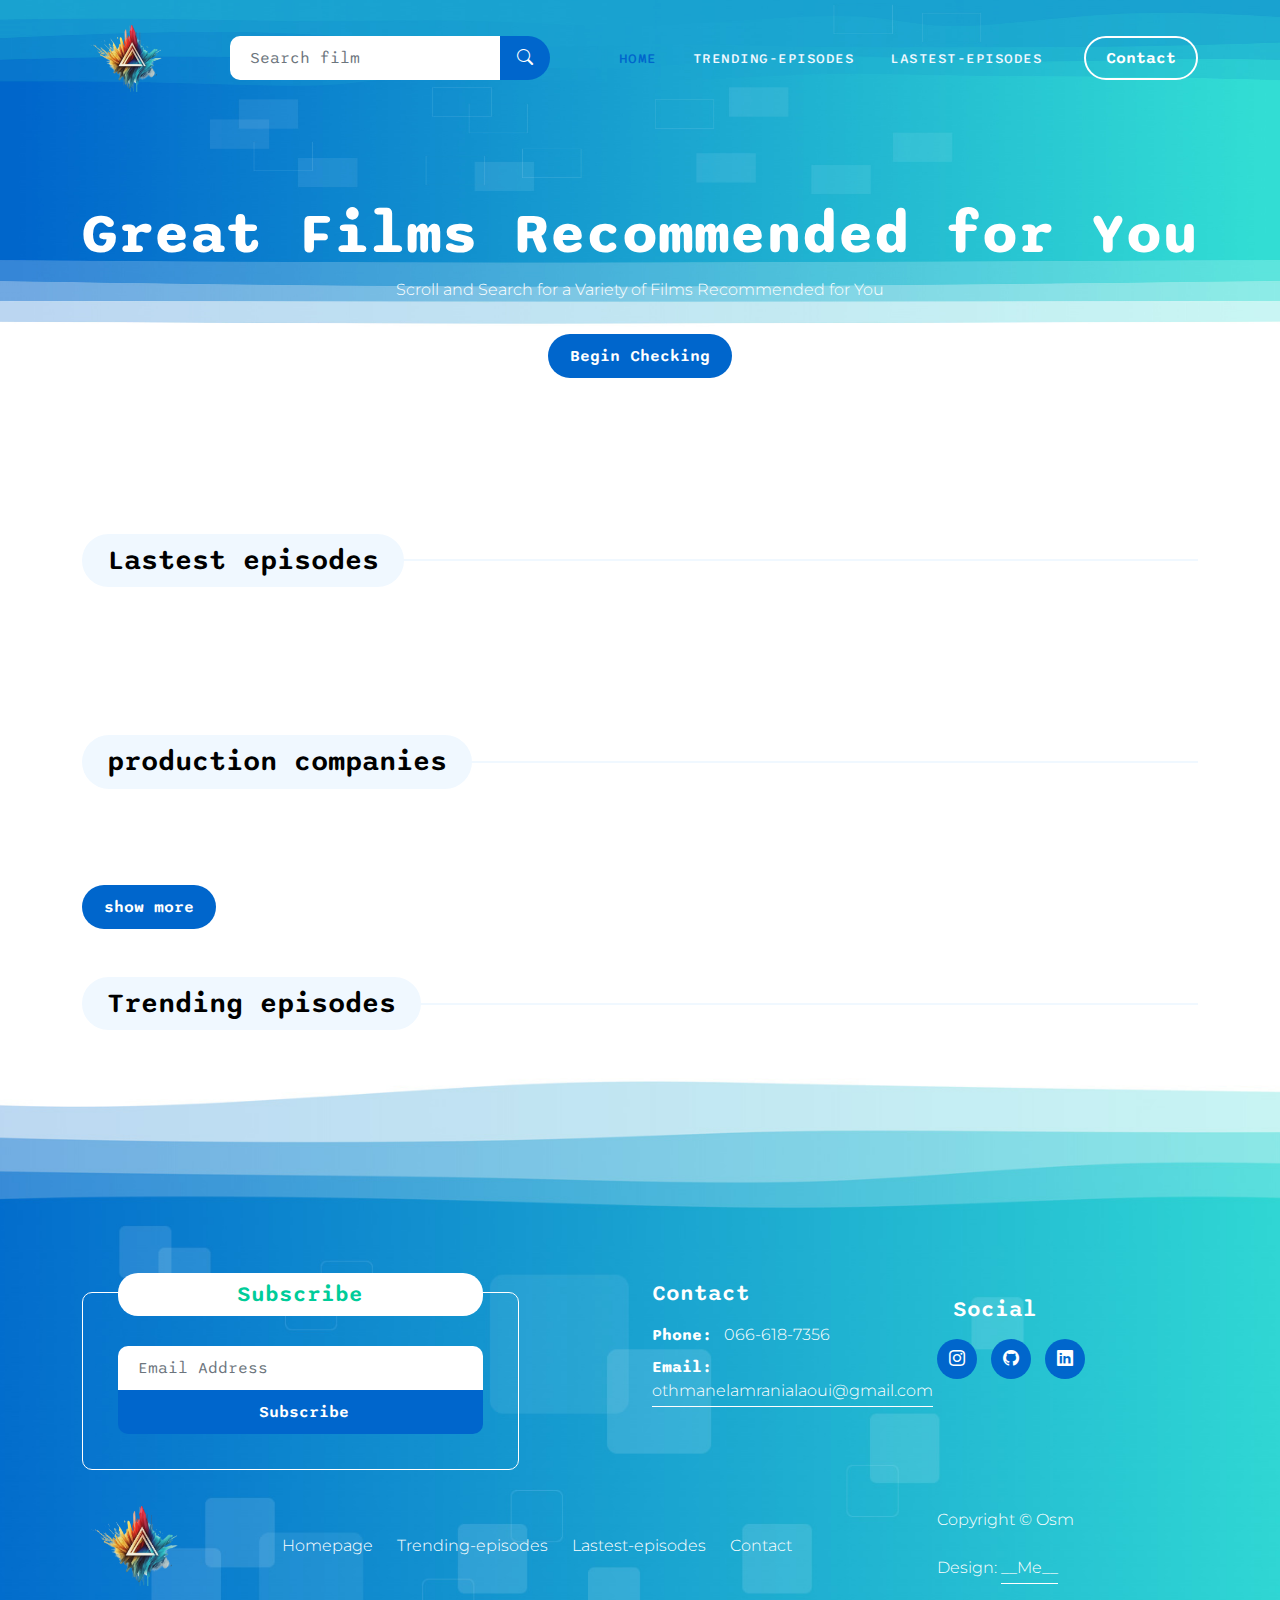
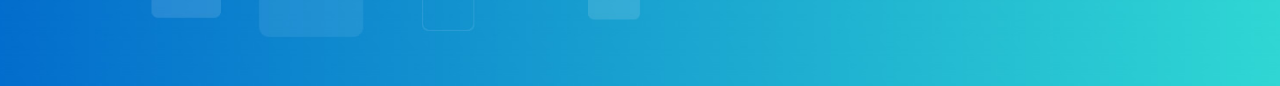
<file: film_proj/index.html>
<!doctype html>
<html lang="en">
    <head>
        <meta charset="utf-8">
        <meta name="viewport" content="width=device-width, initial-scale=1">

        <meta name="description" content="">
        <meta name="author" content="">

        <title>Films details</title>

        <!-- CSS FILES -->        
        <link rel="preconnect" href="https://fonts.googleapis.com">
        
        <link rel="preconnect" href="https://fonts.gstatic.com" crossorigin>

        <link href="https://fonts.googleapis.com/css2?family=Montserrat:wght@300;400&family=Sono:wght@200;300;400;500;700&display=swap" rel="stylesheet">
                        
        <link rel="stylesheet" href="css/bootstrap.min.css">

        <link rel="stylesheet" href="css/bootstrap-icons.css">

        <link rel="stylesheet" href="css/owl.carousel.min.css">
        
        <link rel="stylesheet" href="css/owl.theme.default.min.css">

        <link href="css/templatemo-pod-talk.css" rel="stylesheet">
        <link rel="icon" href="images/logo-film-brand-removebg.png">
        <link rel="stylesheet" href="https://cdnjs.cloudflare.com/ajax/libs/font-awesome/5.15.4/css/all.min.css" integrity="...">

        

    </head>
    
    <body>

        <main>
<!-- nav -->
            <nav class="navbar navbar-expand-lg">
                <div class="container">
                    <a class="navbar-brand me-lg-5 me-0" href="index.html">
                        <img src="images/logo-film-brand-removebg.png" class="logo-image img-fluid" alt="templatemo pod talk">
                    </a>

                    <form action="#" method="get" class="custom-form search-form flex-fill me-3" role="search">
                        <div class="input-group input-group-lg">    
                            <input name="search" type="search" class="form-control" id="search" placeholder="Search film" aria-label="Search">

                            <button type="submit" class="form-control" id="submit">
                                <i class="bi-search"></i>
                            </button>
                        </div>
                    </form>
    
                    <button class="navbar-toggler" type="button" data-bs-toggle="collapse" data-bs-target="#navbarNav" aria-controls="navbarNav" aria-expanded="false" aria-label="Toggle navigation">
                        <span class="navbar-toggler-icon"></span>
                </button>
    
                    <div class="collapse navbar-collapse" id="navbarNav">
                        <ul class="navbar-nav ms-lg-auto">
                            <li class="nav-item">
                                <a class="nav-link active" href="index.html">Home</a>
                            </li>

                            <li class="nav-item">
                                <a class="nav-link" href="Trending-episodes.html">Trending-episodes</a>
                            </li>
                            <li class="nav-item">
                                <a class="nav-link" href="Lastest-episodes.html">Lastest-episodes</a>
                            </li>
                        </ul>

                        <div class="ms-4">
                            <a  href="contact.html" class="btn custom-btn custom-border-btn smoothscroll">Contact</a>
                        </div>
                    </div>
                </div>
            </nav>
            



<!-- cersol -->
            <section class="hero-section">
                <div class="container">
                    <div class="row">

                        <div class="col-lg-12 col-12">
                            <div class="text-center mb-5 pb-2">
                                <h1 class="text-white">Great Films Recommended for You</h1>

                                <p class="text-white">Scroll and Search for a Variety of Films Recommended for You</p>

                                <a href="#section_2" class="btn custom-btn smoothscroll mt-3">Begin Checking</a>
                            </div>

                            <div class="owl-carousel owl-theme">

                            </div>
                        </div>

                    </div>
                </div>
            </section>



<!-- last Episodes -->
            <section class="latest-podcast-section section-padding pb-0" id="section_2">
                <div class="container">
                    <div class="row justify-content-center">

                        <div class="col-lg-12 col-12">
                            <div class="section-title-wrap mb-5">
                                <h4 class="section-title">Lastest episodes</h4>
                            </div>
                        </div>

                        
                        <div class="row justify-content-center  Lastest-episodes">
                        
                        </div>

                    </div>
                </div>
            </section>



<!-- companies -->
            <section class="topics-section section-padding pb-0" id="section_3">
                <div class="container">
                    <div class="row">

                        <div class="col-lg-12 col-12">
                            <div class="section-title-wrap mb-5">
                                <h4 class="section-title">production companies</h4>
                            </div>
                        </div>

                        <div class="row justify-content-center  production_companies">
                        <div class="m-5">
                            <a href="#" class="btn custom-btn" id="handelClick">
                                show more
                            </a>
                        </div>


                    </div>
                </div>
            </section>



<!-- Trending -->
            <section class="trending-podcast-section ">
                <div class="container">
                    <div class="row">

                        <div class="col-lg-12 col-12">
                            <div class="section-title-wrap mb-5">
                                <h4 class="section-title">Trending episodes</h4>
                            </div>
                        </div>

                        <div class="row justify-content-center m-3  Trending_episodes">
                                              
                    </div>
                </div>
            </section>
        </main>


        <footer class="site-footer">   
            <div class="container">
                <div class="row">

                    <div class="col-lg-6 col-12 mb-5 mb-lg-0">
                        <div class="subscribe-form-wrap">
                            <h6>Subscribe</h6>

                            <form class="custom-form subscribe-form" action="#" method="get" role="form">
                                <input type="email" name="subscribe-email" id="subscribe-email" pattern="[^ @]*@[^ @]*" class="form-control" placeholder="Email Address" required="">

                                <div class="col-lg-12 col-12">
                                    <button type="submit" class="form-control" id="submit">Subscribe</button>
                                </div>
                            </form>
                        </div>
                    </div>

                    <div class="col-lg-3 col-md-6 col-12 mb-4 mb-md-0 mb-lg-0">
                        <h6 class="site-footer-title mb-3">Contact</h6>

                        <p class="mb-2"><strong class="d-inline me-2">Phone:</strong> 066-618-7356</p>

                        <p>
                            <strong class="d-inline me-2">Email:</strong>
                            <a href="https://mail.google.com/mail/u/2">othmanelamranialaoui@gmail.com</a> 
                        </p>
                    </div>

                    <div class="col-lg-3 col-md-6 col-12">
                        <!-- <h6 class="site-footer-title mb-3">Download Mobile</h6> -->

                        <!-- <div class="site-footer-thumb mb-4 pb-2">
                            <div class="d-flex flex-wrap">
                                <a href="#">
                                    <img src="images/app-store.png" class="me-3 mb-2 mb-lg-0 img-fluid" alt="">
                                </a>

                                <a href="#">
                                    <img src="images/play-store.png" class="img-fluid" alt="">
                                </a>
                            </div>
                        </div> -->

                        <h6 class="site-footer-title m-3">Social</h6>

                        <ul class="social-icon">
                            <li class="social-icon-item">
                                <a href="https://instagram.com/othman__la?igshid=NzZlODBkYWE4Ng==" class="social-icon-link bi-instagram"></a>
                            </li>

                            <li class="social-icon-item">
                                <a href="https://github.com/LamranI-AL" class="social-icon-link bi-github"></a>
                            </li>

                            <li class="social-icon-item">
                                <a href="https://www.linkedin.com/in/othmane-lamrani-alaoui" class="social-icon-link bi-linkedin"></a>
                            </li>
                        </ul>
                    </div>

                </div>
            </div>

            <div class="container pt-5">
                <div class="row align-items-center">

                    <div class="col-lg-2 col-md-3 col-12">
                        <a class="navbar-brand" href="index.html">
                            <img src="images/logo-film-brand-removebg.png" class="logo-image img-fluid" alt="templatemo pod talk">
                        </a>
                    </div>

                    <div class="col-lg-7 col-md-9 col-12">
                        <ul class="site-footer-links">
                            <li class="site-footer-link-item">
                                <a href="index.html" class="site-footer-link">Homepage</a>
                            </li>

                            <li class="site-footer-link-item">
                                <a href="Trending-episodes.html" class="site-footer-link">Trending-episodes</a>
                            </li>

                            <li class="site-footer-link-item">
                                <a href="Lastest-episodes.html" class="site-footer-link">Lastest-episodes</a>
                            </li>

                            <li class="site-footer-link-item">
                                <a href="contact.html" class="site-footer-link">Contact </a>
                            </li>
                        </ul>
                    </div>

                    <div class="col-lg-3 col-12">
                        <p class="copyright-text mb-0">Copyright © Osm
                        <br><br>
                        Design: <a rel="nofollow" href="https://instagram.com/othman__la?igshid=NzZlODBkYWE4Ng==" target="_parent">__Me__</a></p>
                    </div>
                </div>
            </div>
        </footer>


        <!-- JAVASCRIPT FILES -->
        <script src="js/jquery.min.js"></script>
        <script src="js/bootstrap.bundle.min.js"></script>
        <script src="js/owl.carousel.min.js"></script>
        <script src="js/custom.js"></script>
        <script src="js/movie.js"></script>

    </body>
</html>
</file>
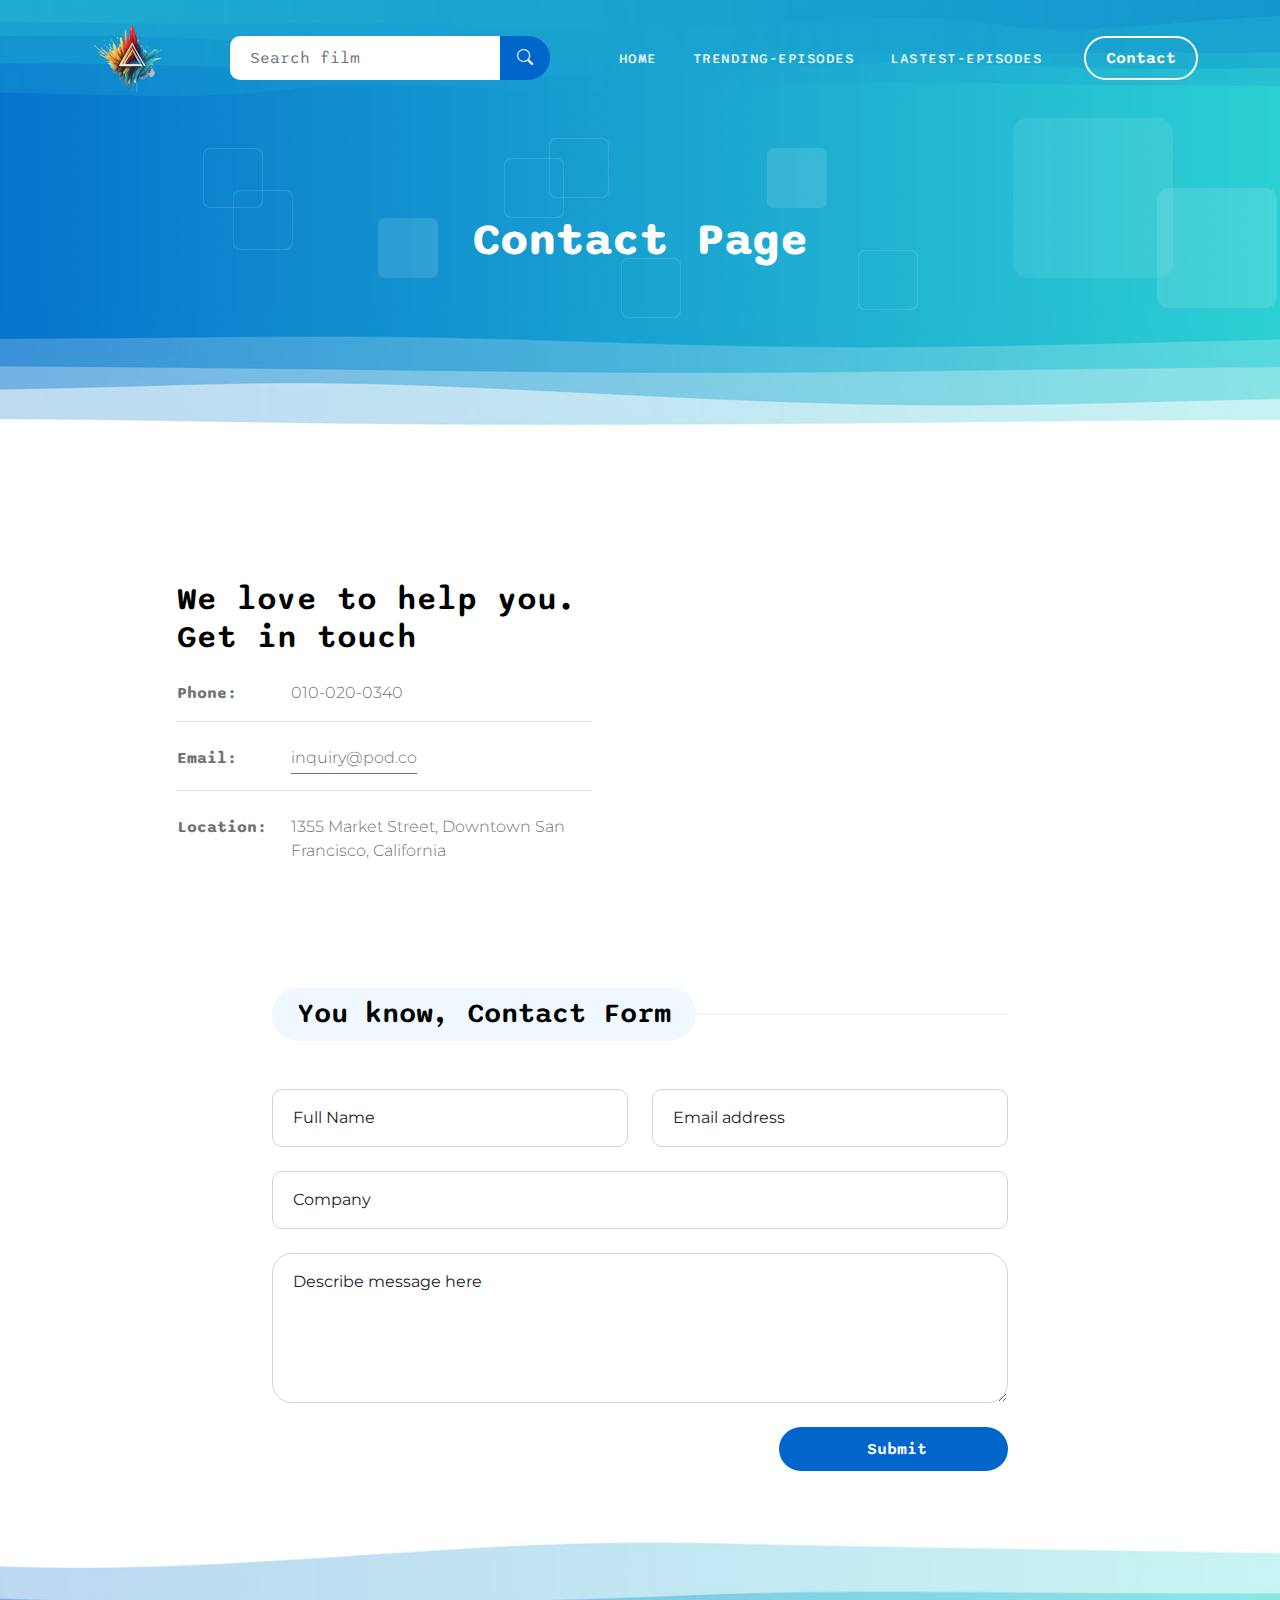
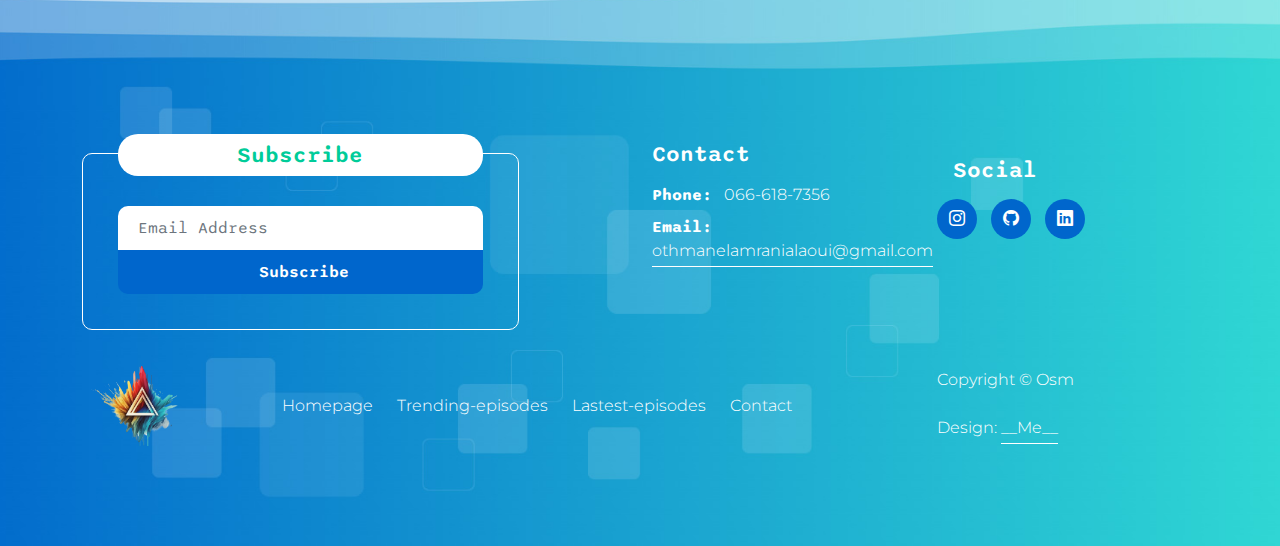
<file: film_proj/contact.html>
<!doctype html>
<html lang="en">
    <head>
        <meta charset="utf-8">
        <meta name="viewport" content="width=device-width, initial-scale=1">

        <meta name="description" content="">
        <meta name="author" content="">

        <title>Pod Talk - Contact Page</title>

        <!-- CSS FILES -->        
        <link rel="preconnect" href="https://fonts.googleapis.com">
        
        <link rel="preconnect" href="https://fonts.gstatic.com" crossorigin>

        <link href="https://fonts.googleapis.com/css2?family=Montserrat:wght@300;400&family=Sono:wght@200;300;400;500;700&display=swap" rel="stylesheet">
                        
        <link rel="stylesheet" href="css/bootstrap.min.css">

        <link rel="stylesheet" href="css/bootstrap-icons.css">

        <link rel="stylesheet" href="css/owl.carousel.min.css">
        
        <link rel="stylesheet" href="css/owl.theme.default.min.css">

        <link href="css/templatemo-pod-talk.css" rel="stylesheet">
        <link rel="icon" href="images/logo-film-brand-removebg.png">


    </head>
    
    <body>

        <main>
<!-- nav -->
<nav class="navbar navbar-expand-lg">
    <div class="container">
        <a class="navbar-brand me-lg-5 me-0" href="index.html">
            <img src="images/logo-film-brand-removebg.png" class="logo-image img-fluid" alt="templatemo pod talk">
        </a>

        <form action="#" method="get" class="custom-form search-form flex-fill me-3" role="search">
            <div class="input-group input-group-lg">
                <input name="search" type="search" class="form-control" id="search" placeholder="Search film"
                    aria-label="Search">

                <button type="submit" class="form-control" id="submit">
                    <i class="bi-search"></i>
                </button>
            </div>
        </form>

        <button class="navbar-toggler" type="button" data-bs-toggle="collapse" data-bs-target="#navbarNav"
            aria-controls="navbarNav" aria-expanded="false" aria-label="Toggle navigation">
            <span class="navbar-toggler-icon"></span>
        </button>

        <div class="collapse navbar-collapse" id="navbarNav">
            <ul class="navbar-nav ms-lg-auto">
                <li class="nav-item">
                    <a class="nav-link " href="index.html">Home</a>
                </li>

                <li class="nav-item">
                    <a class="nav-link" href="Trending-episodes.html">Trending-episodes</a>
                </li>
                <li class="nav-item">
                    <a class="nav-link" href="Lastest-episodes.html">Lastest-episodes</a>
                </li>
            </ul>

            <div class="ms-4">
                <a href="contact.html" class="btn custom-btn custom-border-btn smoothscroll active">Contact</a>
            </div>
        </div>
    </div>
</nav>

            <header class="site-header d-flex flex-column justify-content-center align-items-center">
                <div class="container">
                    <div class="row">

                        <div class="col-lg-12 col-12 text-center">

                            <h2 class="mb-0">Contact Page</h2>
                        </div>

                    </div>
                </div>
            </header>
            

            <section class="section-padding" id="section_2">
                <div class="container">
                    <div class="row justify-content-center">

                        <div class="col-lg-5 col-12 pe-lg-5">
                            <div class="contact-info">
                                <h3 class="mb-4">We love to help you. Get in touch</h3>

                                <p class="d-flex border-bottom pb-3 mb-4">
                                    <strong class="d-inline me-4">Phone:</strong>
                                    <span>010-020-0340</span>
                                </p>

                                <p class="d-flex border-bottom pb-3 mb-4">
                                    <strong class="d-inline me-4">Email:</strong>
                                    <a href="#">inquiry@pod.co</a> 
                                </p>

                                <p class="d-flex">
                                    <strong class="d-inline me-4">Location:</strong>
                                    <span>1355 Market Street, Downtown San Francisco, California</span>
                                </p>
                            </div>
                        </div>

                        <div class="col-lg-5 col-12 mt-5 mt-lg-0">
                            <iframe class="google-map" src="https://www.google.com/maps/embed?pb=!1m18!1m12!1m3!1d3988.819917806043!2d103.84793601429608!3d1.281807962148459!2m3!1f0!2f0!3f0!3m2!1i1024!2i768!4f13.1!3m3!1m2!1s0x31da190c2c94ccb3%3A0x11213560829baa05!2sTwitter!5e0!3m2!1sen!2smy!4v1669212183861!5m2!1sen!2smy" width="100%" height="300" style="border:0;" allowfullscreen="" loading="lazy" referrerpolicy="no-referrer-when-downgrade"></iframe>
                        </div>

                    </div>
                </div>
            </section>

            <section class="contact-section section-padding pt-0">
                <div class="container">
                    <div class="row">

                        <div class="col-lg-8 col-12 mx-auto">
                            <div class="section-title-wrap mb-5">
                                <h4 class="section-title">You know, Contact Form</h4>
                            </div>

                            <form action="#" method="post" class="custom-form contact-form" role="form">
                                <div class="row">
                                    <div class="col-lg-6 col-md-6 col-12">
                                        <div class="form-floating">
                                            <input type="text" name="full-name" id="full-name" class="form-control" placeholder="Full Name" required="">
                                            
                                            <label for="floatingInput">Full Name</label>
                                        </div>
                                    </div>

                                    <div class="col-lg-6 col-md-6 col-12"> 
                                        <div class="form-floating">
                                            <input type="email" name="email" id="email" pattern="[^ @]*@[^ @]*" class="form-control" placeholder="Email address" required="">
                                            
                                            <label for="floatingInput">Email address</label>
                                        </div>
                                    </div>

                                    <div class="col-lg-12 col-12">
                                        <div class="form-floating">
                                            <input type="text" name="company" id="name" class="form-control" placeholder="Name" required="">
                                            
                                            <label for="floatingInput">Company</label>
                                        </div>

                                        <div class="form-floating">
                                            <textarea class="form-control" id="message" name="message" placeholder="Describe message here"></textarea>
                                            
                                            <label for="floatingTextarea">Describe message here</label>
                                        </div>
                                    </div>

                                    <div class="col-lg-4 col-12 ms-auto">
                                        <button type="submit" class="form-control">Submit</button>
                                    </div>

                                </div>
                            </form>
                        </div>

                    </div>
                </div>
            </section>
        </main>


        <footer class="site-footer">
            <div class="container">
                <div class="row">
        
                    <div class="col-lg-6 col-12 mb-5 mb-lg-0">
                        <div class="subscribe-form-wrap">
                            <h6>Subscribe</h6>
        
                            <form class="custom-form subscribe-form" action="#" method="get" role="form">
                                <input type="email" name="subscribe-email" id="subscribe-email" pattern="[^ @]*@[^ @]*"
                                    class="form-control" placeholder="Email Address" required="">
        
                                <div class="col-lg-12 col-12">
                                    <button type="submit" class="form-control" id="submit">Subscribe</button>
                                </div>
                            </form>
                        </div>
                    </div>
        
                    <div class="col-lg-3 col-md-6 col-12 mb-4 mb-md-0 mb-lg-0">
                        <h6 class="site-footer-title mb-3">Contact</h6>
        
                        <p class="mb-2"><strong class="d-inline me-2">Phone:</strong> 066-618-7356</p>
        
                        <p>
                            <strong class="d-inline me-2">Email:</strong>
                            <a href="https://mail.google.com/mail/u/2">othmanelamranialaoui@gmail.com</a>
                        </p>
                    </div>
        
                    <div class="col-lg-3 col-md-6 col-12">
                        <!-- <h6 class="site-footer-title mb-3">Download Mobile</h6> -->
        
                        <!-- <div class="site-footer-thumb mb-4 pb-2">
                                    <div class="d-flex flex-wrap">
                                        <a href="#">
                                            <img src="images/app-store.png" class="me-3 mb-2 mb-lg-0 img-fluid" alt="">
                                        </a>
        
                                        <a href="#">
                                            <img src="images/play-store.png" class="img-fluid" alt="">
                                        </a>
                                    </div>
                                </div> -->
        
                        <h6 class="site-footer-title m-3">Social</h6>
        
                        <ul class="social-icon">
                            <li class="social-icon-item">
                                <a href="https://instagram.com/othman__la?igshid=NzZlODBkYWE4Ng=="
                                    class="social-icon-link bi-instagram"></a>
                            </li>
        
                            <li class="social-icon-item">
                                <a href="https://github.com/LamranI-AL" class="social-icon-link bi-github"></a>
                            </li>
        
                            <li class="social-icon-item">
                                <a href="https://www.linkedin.com/in/othmane-lamrani-alaoui"
                                    class="social-icon-link bi-linkedin"></a>
                            </li>
                        </ul>
                    </div>
        
                </div>
            </div>
        
            <div class="container pt-5">
                <div class="row align-items-center">
        
                    <div class="col-lg-2 col-md-3 col-12">
                        <a class="navbar-brand" href="index.html">
                            <img src="images/logo-film-brand-removebg.png" class="logo-image img-fluid"
                                alt="templatemo pod talk">
                        </a>
                    </div>
        
                    <div class="col-lg-7 col-md-9 col-12">
                        <ul class="site-footer-links">
                            <li class="site-footer-link-item">
                                <a href="index.html" class="site-footer-link">Homepage</a>
                            </li>
        
                            <li class="site-footer-link-item">
                                <a href="Trending-episodes.html" class="site-footer-link">Trending-episodes</a>
                            </li>
        
                            <li class="site-footer-link-item">
                                <a href="Lastest-episodes.html" class="site-footer-link">Lastest-episodes</a>
                            </li>
        
                            <li class="site-footer-link-item">
                                <a href="contact.html" class="site-footer-link">Contact </a>
                            </li>
                        </ul>
                    </div>
        
                    <div class="col-lg-3 col-12">
                        <p class="copyright-text mb-0">Copyright © Osm
                            <br><br>
                            Design: <a rel="nofollow" href="https://instagram.com/othman__la?igshid=NzZlODBkYWE4Ng=="
                                target="_parent">__Me__</a>
                        </p>
                    </div>
                </div>
            </div>
        </footer>

        <!-- JAVASCRIPT FILES -->
        <script src="js/jquery.min.js"></script>
        <script src="js/bootstrap.bundle.min.js"></script>
        <script src="js/owl.carousel.min.js"></script>
        <script src="js/custom.js"></script>

    </body>
</html>
</file>
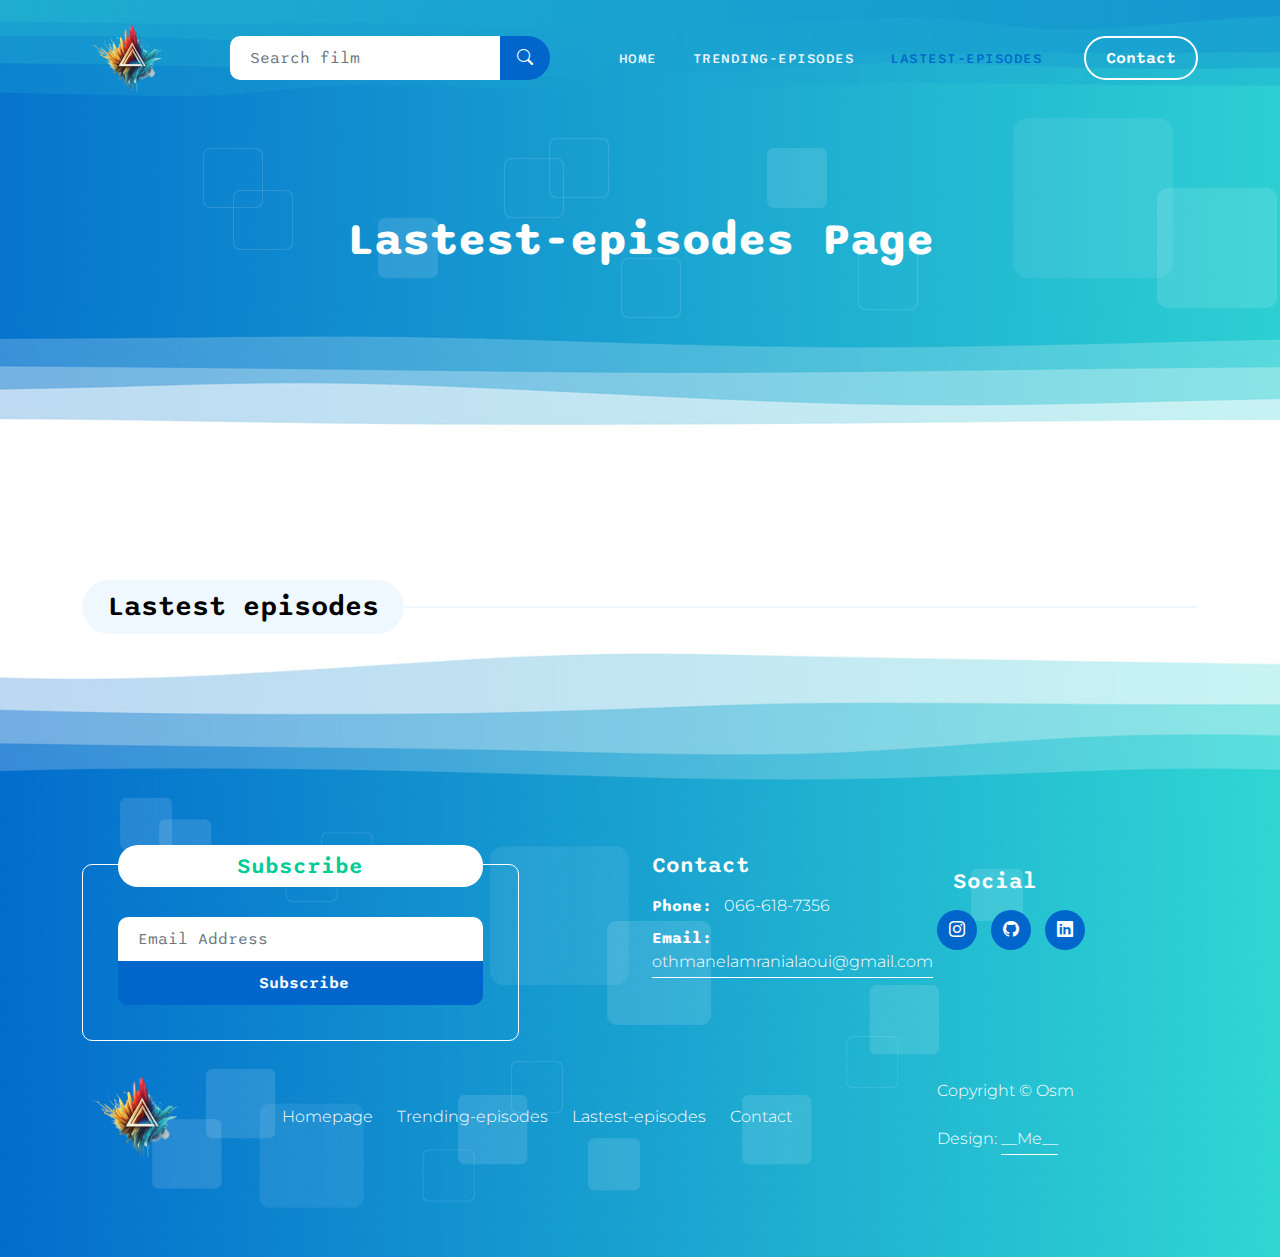
<file: film_proj/Lastest-episodes.html>
<!doctype html>
<html lang="en">
    <head>
        <meta charset="utf-8">
        <meta name="viewport" content="width=device-width, initial-scale=1">

        <meta name="description" content="">
        <meta name="author" content="">

        <title>Lastest-episodes</title>

        <!-- CSS FILES -->
        <link rel="preconnect" href="https://fonts.googleapis.com">
        
        <link rel="preconnect" href="https://fonts.gstatic.com" crossorigin>

        <link href="https://fonts.googleapis.com/css2?family=Montserrat:wght@300;400&family=Sono:wght@200;300;400;500;700&display=swap" rel="stylesheet">
                        
        <link rel="stylesheet" href="css/bootstrap.min.css">

        <link rel="stylesheet" href="css/bootstrap-icons.css">

        <link rel="stylesheet" href="css/owl.carousel.min.css">
        
        <link rel="stylesheet" href="css/owl.theme.default.min.css">

        <link href="css/templatemo-pod-talk.css" rel="stylesheet">
        <link rel="icon" href="images/logo-film-brand-removebg.png">


    </head>
    
    <body>

        <main>
<!-- nav -->
<nav class="navbar navbar-expand-lg">
    <div class="container">
        <a class="navbar-brand me-lg-5 me-0" href="index.html">
            <img src="images/logo-film-brand-removebg.png" class="logo-image img-fluid" alt="templatemo pod talk">
        </a>

        <form action="#" method="get" class="custom-form search-form flex-fill me-3" role="search">
            <div class="input-group input-group-lg">
                <input name="search" type="search" class="form-control" id="search" placeholder="Search film"
                    aria-label="Search">

                <button type="submit" class="form-control" id="submit">
                    <i class="bi-search"></i>
                </button>
            </div>
        </form>

        <button class="navbar-toggler" type="button" data-bs-toggle="collapse" data-bs-target="#navbarNav"
            aria-controls="navbarNav" aria-expanded="false" aria-label="Toggle navigation">
            <span class="navbar-toggler-icon"></span>
        </button>

        <div class="collapse navbar-collapse" id="navbarNav">
            <ul class="navbar-nav ms-lg-auto">
                <li class="nav-item">
                    <a class="nav-link " href="index.html">Home</a>
                </li>

                <li class="nav-item">
                    <a class="nav-link" href="Trending-episodes.html">Trending-episodes</a>
                </li>
                <li class="nav-item">
                    <a class="nav-link active" href="Lastest-episodes.html">Lastest-episodes</a>
                </li>
            </ul>

            <div class="ms-4">
                <a href="contact.html" class="btn custom-btn custom-border-btn smoothscroll">Contact</a>
            </div>
        </div>
    </div>
</nav>

             <header class="site-header d-flex flex-column justify-content-center align-items-center">
                <div class="container">
                    <div class="row">

                        <div class="col-lg-12 col-12 text-center">

                            <h2 class="mb-0">Lastest-episodes Page</h2>
                        </div>

                    </div>
                </div>
            </header>


<!-- last Episodes -->
<section class="latest-podcast-section section-padding pb-0" id="section_2">
    <div class="container">
        <div class="row justify-content-center">

            <div class="col-lg-12 col-12">
                <div class="section-title-wrap mb-5">
                    <h4 class="section-title">Lastest episodes</h4>
                </div>
            </div>


            <div class="row justify-content-center  Lastest-episodes">

            </div>

        </div>
    </div>
</section>

        </main>


        <footer class="site-footer">
            <div class="container">
                <div class="row">
        
                    <div class="col-lg-6 col-12 mb-5 mb-lg-0">
                        <div class="subscribe-form-wrap">
                            <h6>Subscribe</h6>
        
                            <form class="custom-form subscribe-form" action="#" method="get" role="form">
                                <input type="email" name="subscribe-email" id="subscribe-email" pattern="[^ @]*@[^ @]*"
                                    class="form-control" placeholder="Email Address" required="">
        
                                <div class="col-lg-12 col-12">
                                    <button type="submit" class="form-control" id="submit">Subscribe</button>
                                </div>
                            </form>
                        </div>
                    </div>
        
                    <div class="col-lg-3 col-md-6 col-12 mb-4 mb-md-0 mb-lg-0">
                        <h6 class="site-footer-title mb-3">Contact</h6>
        
                        <p class="mb-2"><strong class="d-inline me-2">Phone:</strong> 066-618-7356</p>
        
                        <p>
                            <strong class="d-inline me-2">Email:</strong>
                            <a href="https://mail.google.com/mail/u/2">othmanelamranialaoui@gmail.com</a>
                        </p>
                    </div>
        
                    <div class="col-lg-3 col-md-6 col-12">
                        <!-- <h6 class="site-footer-title mb-3">Download Mobile</h6> -->
        
                        <!-- <div class="site-footer-thumb mb-4 pb-2">
                                    <div class="d-flex flex-wrap">
                                        <a href="#">
                                            <img src="images/app-store.png" class="me-3 mb-2 mb-lg-0 img-fluid" alt="">
                                        </a>
        
                                        <a href="#">
                                            <img src="images/play-store.png" class="img-fluid" alt="">
                                        </a>
                                    </div>
                                </div> -->
        
                        <h6 class="site-footer-title m-3">Social</h6>
        
                        <ul class="social-icon">
                            <li class="social-icon-item">
                                <a href="https://instagram.com/othman__la?igshid=NzZlODBkYWE4Ng=="
                                    class="social-icon-link bi-instagram"></a>
                            </li>
        
                            <li class="social-icon-item">
                                <a href="https://github.com/LamranI-AL" class="social-icon-link bi-github"></a>
                            </li>
        
                            <li class="social-icon-item">
                                <a href="https://www.linkedin.com/in/othmane-lamrani-alaoui"
                                    class="social-icon-link bi-linkedin"></a>
                            </li>
                        </ul>
                    </div>
        
                </div>
            </div>
        
            <div class="container pt-5">
                <div class="row align-items-center">
        
                    <div class="col-lg-2 col-md-3 col-12">
                        <a class="navbar-brand" href="index.html">
                            <img src="images/logo-film-brand-removebg.png" class="logo-image img-fluid"
                                alt="templatemo pod talk">
                        </a>
                    </div>
        
                    <div class="col-lg-7 col-md-9 col-12">
                        <ul class="site-footer-links">
                            <li class="site-footer-link-item">
                                <a href="index.html" class="site-footer-link">Homepage</a>
                            </li>
        
                            <li class="site-footer-link-item">
                                <a href="Trending-episodes.html" class="site-footer-link">Trending-episodes</a>
                            </li>
        
                            <li class="site-footer-link-item">
                                <a href="Lastest-episodes.html" class="site-footer-link">Lastest-episodes</a>
                            </li>
        
                            <li class="site-footer-link-item">
                                <a href="contact.html" class="site-footer-link">Contact </a>
                            </li>
                        </ul>
                    </div>
        
                    <div class="col-lg-3 col-12">
                        <p class="copyright-text mb-0">Copyright © Osm
                            <br><br>
                            Design: <a rel="nofollow" href="https://instagram.com/othman__la?igshid=NzZlODBkYWE4Ng=="
                                target="_parent">__Me__</a>
                        </p>
                    </div>
                </div>
            </div>
        </footer>


        <!-- JAVASCRIPT FILES -->
        <script src="js/jquery.min.js"></script>
        <script src="js/bootstrap.bundle.min.js"></script>
        <script src="js/owl.carousel.min.js"></script>
        <script src="js/custom.js"></script>
        <script src="js/movie3.js"></script>

    </body>
</html>
</file>
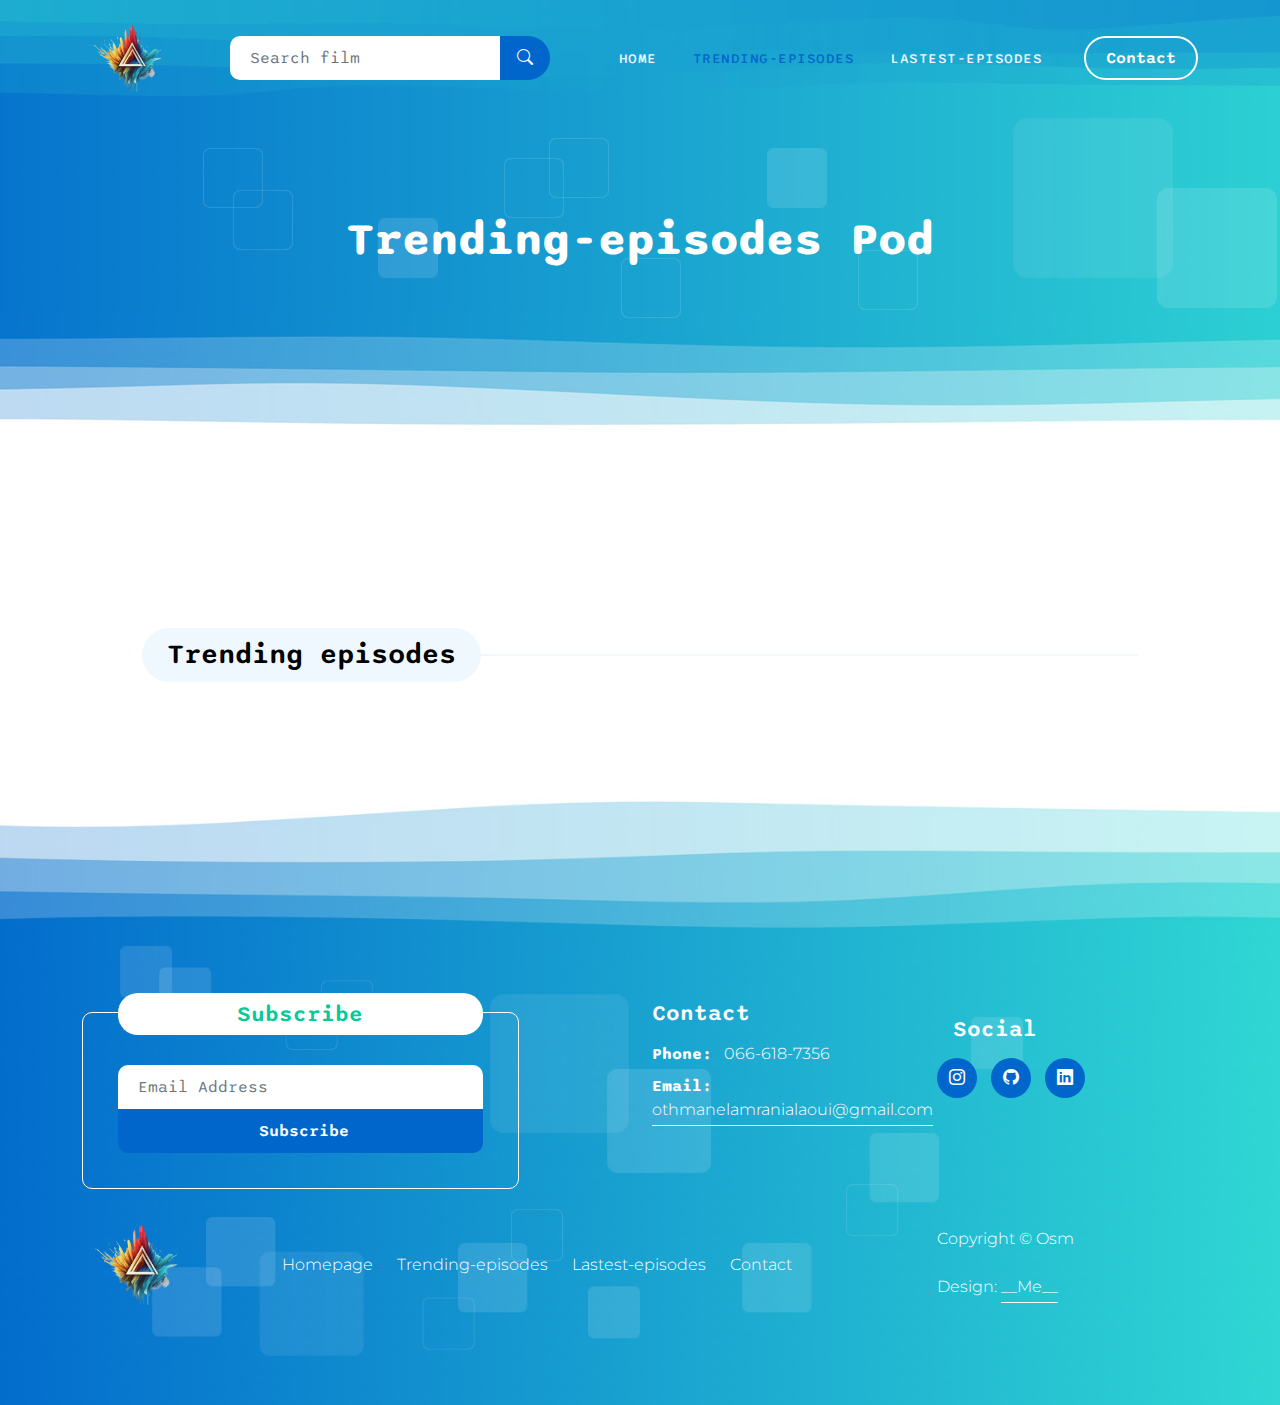
<file: film_proj/Trending-episodes.html>
<!doctype html>
<html lang="en">
    <head>
        <meta charset="utf-8">
        <meta name="viewport" content="width=device-width, initial-scale=1">

        <meta name="description" content="">
        <meta name="author" content="">

        <title>Trending-episodes</title>

        <!-- CSS FILES -->        
        <link rel="preconnect" href="https://fonts.googleapis.com">
        
        <link rel="preconnect" href="https://fonts.gstatic.com" crossorigin>

        <link href="https://fonts.googleapis.com/css2?family=Montserrat:wght@300;400&family=Sono:wght@200;300;400;500;700&display=swap" rel="stylesheet">
                        
        <link rel="stylesheet" href="css/bootstrap.min.css">

        <link rel="stylesheet" href="css/bootstrap-icons.css">

        <link rel="stylesheet" href="css/owl.carousel.min.css">
        
        <link rel="stylesheet" href="css/owl.theme.default.min.css">

        <link href="css/templatemo-pod-talk.css" rel="stylesheet">
        <link rel="icon" href="images/logo-film-brand-removebg.png">


    </head>
    
    <body>

        <main>
<!-- nav -->
<nav class="navbar navbar-expand-lg">
    <div class="container">
        <a class="navbar-brand me-lg-5 me-0" href="index.html">
            <img src="images/logo-film-brand-removebg.png" class="logo-image img-fluid" alt="templatemo pod talk">
        </a>

        <form action="#" method="get" class="custom-form search-form flex-fill me-3" role="search">
            <div class="input-group input-group-lg">
                <input name="search" type="search" class="form-control" id="search" placeholder="Search film"
                    aria-label="Search">

                <button type="submit" class="form-control" id="submit">
                    <i class="bi-search"></i>
                </button>
            </div>
        </form>

        <button class="navbar-toggler" type="button" data-bs-toggle="collapse" data-bs-target="#navbarNav"
            aria-controls="navbarNav" aria-expanded="false" aria-label="Toggle navigation">
            <span class="navbar-toggler-icon"></span>
        </button>

        <div class="collapse navbar-collapse" id="navbarNav">
            <ul class="navbar-nav ms-lg-auto">
                <li class="nav-item">
                    <a class="nav-link" href="index.html">Home</a>
                </li>

                <li class="nav-item">
                    <a class="nav-link active" href="Trending-episodes.html">Trending-episodes</a>
                </li>
                <li class="nav-item">
                    <a class="nav-link" href="Lastest-episodes.html">Lastest-episodes</a>
                </li>
            </ul>

            <div class="ms-4">
                <a href="contact.html" class="btn custom-btn custom-border-btn smoothscroll">Contact</a>
            </div>
        </div>
    </div>
</nav>

            <header class="site-header d-flex flex-column justify-content-center align-items-center">
                <div class="container">
                    <div class="row">

                        <div class="col-lg-12 col-12 text-center">

                            <h2 class="mb-0">Trending-episodes Pod</h2>
                        </div>

                    </div>
                </div>
            </header>
            

            <section class="about-section section-padding" id="section_2">
                <div class="container">
                    <div class="row">

                    <section class="trending-podcast-section ">
                        <div class="container">
                            <div class="row">
                    
                                <div class="col-lg-12 col-12">
                                    <div class="section-title-wrap m-5">
                                        <h4 class="section-title">Trending episodes</h4>
                                    </div>
                                </div>
                    
                                <div class="row justify-content-center Trending_episodes">
                    
                                </div>
                            </div>
                    </section>


                    </div>
                </div>
            </section>
        </main>


        <footer class="site-footer">
            <div class="container">
                <div class="row">
        
                    <div class="col-lg-6 col-12 mb-5 mb-lg-0">
                        <div class="subscribe-form-wrap">
                            <h6>Subscribe</h6>
        
                            <form class="custom-form subscribe-form" action="#" method="get" role="form">
                                <input type="email" name="subscribe-email" id="subscribe-email" pattern="[^ @]*@[^ @]*"
                                    class="form-control" placeholder="Email Address" required="">
        
                                <div class="col-lg-12 col-12">
                                    <button type="submit" class="form-control" id="submit">Subscribe</button>
                                </div>
                            </form>
                        </div>
                    </div>
        
                    <div class="col-lg-3 col-md-6 col-12 mb-4 mb-md-0 mb-lg-0">
                        <h6 class="site-footer-title mb-3">Contact</h6>
        
                        <p class="mb-2"><strong class="d-inline me-2">Phone:</strong> 066-618-7356</p>
        
                        <p>
                            <strong class="d-inline me-2">Email:</strong>
                            <a href="https://mail.google.com/mail/u/2">othmanelamranialaoui@gmail.com</a>
                        </p>
                    </div>
        
                    <div class="col-lg-3 col-md-6 col-12">
                        <!-- <h6 class="site-footer-title mb-3">Download Mobile</h6> -->
        
                        <!-- <div class="site-footer-thumb mb-4 pb-2">
                                    <div class="d-flex flex-wrap">
                                        <a href="#">
                                            <img src="images/app-store.png" class="me-3 mb-2 mb-lg-0 img-fluid" alt="">
                                        </a>
        
                                        <a href="#">
                                            <img src="images/play-store.png" class="img-fluid" alt="">
                                        </a>
                                    </div>
                                </div> -->
        
                        <h6 class="site-footer-title m-3">Social</h6>
        
                        <ul class="social-icon">
                            <li class="social-icon-item">
                                <a href="https://instagram.com/othman__la?igshid=NzZlODBkYWE4Ng=="
                                    class="social-icon-link bi-instagram"></a>
                            </li>
        
                            <li class="social-icon-item">
                                <a href="https://github.com/LamranI-AL" class="social-icon-link bi-github"></a>
                            </li>
        
                            <li class="social-icon-item">
                                <a href="https://www.linkedin.com/in/othmane-lamrani-alaoui"
                                    class="social-icon-link bi-linkedin"></a>
                            </li>
                        </ul>
                    </div>
        
                </div>
            </div>
        
            <div class="container pt-5">
                <div class="row align-items-center">
        
                    <div class="col-lg-2 col-md-3 col-12">
                        <a class="navbar-brand" href="index.html">
                            <img src="images/logo-film-brand-removebg.png" class="logo-image img-fluid"
                                alt="templatemo pod talk">
                        </a>
                    </div>
        
                    <div class="col-lg-7 col-md-9 col-12">
                        <ul class="site-footer-links">
                            <li class="site-footer-link-item">
                                <a href="index.html" class="site-footer-link">Homepage</a>
                            </li>
        
                            <li class="site-footer-link-item">
                                <a href="Trending-episodes.html" class="site-footer-link">Trending-episodes</a>
                            </li>
        
                            <li class="site-footer-link-item">
                                <a href="Lastest-episodes.html" class="site-footer-link">Lastest-episodes</a>
                            </li>
        
                            <li class="site-footer-link-item">
                                <a href="contact.html" class="site-footer-link">Contact </a>
                            </li>
                        </ul>
                    </div>
        
                    <div class="col-lg-3 col-12">
                        <p class="copyright-text mb-0">Copyright © Osm
                            <br><br>
                            Design: <a rel="nofollow" href="https://instagram.com/othman__la?igshid=NzZlODBkYWE4Ng=="
                                target="_parent">__Me__</a>
                        </p>
                    </div>
                </div>
            </div>
        </footer>

        <!-- JAVASCRIPT FILES -->
        <script src="js/jquery.min.js"></script>
        <script src="js/bootstrap.bundle.min.js"></script>
        <script src="js/owl.carousel.min.js"></script>
        <script src="js/custom.js"></script>
        <script src="js/movie2.js"></script>

    </body>
</html>
</file>
<file: film_proj/css/templatemo-pod-talk.css>
/*

TemplateMo 584 Pod Talk

https://templatemo.com/tm-584-pod-talk

*/



/*---------------------------------------
  CUSTOM PROPERTIES ( VARIABLES )             
-----------------------------------------*/
:root {
  --white-color:                  #ffffff;
  --primary-color:                #00CC99;
  --secondary-color:              #0066CC;
  --section-bg-color:             #f0f8ff;
  --custom-btn-bg-color:          #0066CC;
  --custom-btn-bg-hover-color:    #00CC99;
  --dark-color:                   #000000;
  --p-color:                      #717275;
  --border-color:                 #7fffd4;
  --link-hover-color:             #0066CC;

  --body-font-family:             'Montserrat', sans-serif;
  --title-font-family:            'Sono', sans-serif;

  --h1-font-size:                 58px;
  --h2-font-size:                 46px;
  --h3-font-size:                 32px;
  --h4-font-size:                 28px;
  --h5-font-size:                 24px;
  --h6-font-size:                 22px;
  --p-font-size:                  16px;
  --menu-font-size:               14px;

  --border-radius-large:          100px;
  --border-radius-medium:         20px;
  --border-radius-small:          10px;

  --font-weight-light:            300;
  --font-weight-normal:           400;
  --font-weight-medium:           500;
  --font-weight-semibold:         600;
  --font-weight-bold:             700;
}

body {
  background-color: var(--white-color);
  font-family: var(--body-font-family); 
}


/*---------------------------------------
  TYPOGRAPHY               
-----------------------------------------*/

h2,
h3,
h4,
h5,
h6 {
  color: var(--dark-color);
}

h1,
h2,
h3,
h4,
h5,
h6 {
  font-family: var(--title-font-family); 
  font-weight: var(--font-weight-semibold);
}

h1 {
  font-size: var(--h1-font-size);
  font-weight: var(--font-weight-bold);
}

h2 {
  font-size: var(--h2-font-size);
  font-weight: var(--font-weight-bold);
}

h3 {
  font-size: var(--h3-font-size);
}

h4 {
  font-size: var(--h4-font-size);
}

h5 {
  font-size: var(--h5-font-size);
}

h6 {
  font-size: var(--h6-font-size);
}

p {
  color: var(--p-color);
  font-size: var(--p-font-size);
  font-weight: var(--font-weight-light);
}

ul li {
  color: var(--p-color);
  font-size: var(--p-font-size);
  font-weight: var(--font-weight-light);
}

a, 
button {
  touch-action: manipulation;
  transition: all 0.3s;
}

a {
  display: inline-block;
  color: var(--primary-color);
  text-decoration: none;
}

a:hover {
  color: var(--link-hover-color);
}

b,
strong {
  font-weight: var(--font-weight-bold);
}

::selection {
  background-color: var(--primary-color);
  color: var(--white-color);
}


/*---------------------------------------
  SECTION               
-----------------------------------------*/
.section-title-wrap {
  position: relative;
}

.section-title-wrap::after {
  content: "";
  background: var(--section-bg-color);
  width: 100%;
  height: 2px;
  position: absolute;
  top: 50%;
  left: 50%;
  transform: translate(-50%, -50%);
  pointer-events: none;
}

.section-title {
  background: var(--section-bg-color);
  border-radius: var(--border-radius-large);
  display: inline-block;
  position: relative;
  z-index: 2;
  margin-bottom: 0;
  padding: 10px 25px;
}

.section-padding {
  padding-top: 100px;
  padding-bottom: 100px;
}

main {
  position: relative;
  z-index: 1;
}

.section-bg {
  background-color: var(--section-bg-color);
}

.section-overlay {
  background-color: var(--primary-color);
  position: absolute;
  top: 0;
  left: 0;
  pointer-events: none;
  width: 100%;
  height: 100%;
  opacity: 0.85;
}

.section-overlay + .container {
  position: relative;
}


/*---------------------------------------
  CUSTOM ICON COLOR               
-----------------------------------------*/
.custom-icon {
  color: var(--primary-color);
}


/*---------------------------------------
  CUSTOM BUTTON               
-----------------------------------------*/
.custom-btn {
  background: var(--custom-btn-bg-color);
  border: 2px solid transparent;
  border-radius: var(--border-radius-large);
  color: var(--white-color);
  font-family: var(--title-font-family);
  font-size: var(--p-font-size);
  font-weight: var(--font-weight-semibold);
  line-height: normal;
  transition: all 0.3s;
  padding: 10px 20px;
}

.custom-btn:hover {
  background: var(--custom-btn-bg-hover-color);
  color: var(--white-color);
}

.custom-border-btn {
  background: transparent;
  border: 2px solid var(--custom-btn-bg-color);
  color: var(--custom-btn-bg-color);
}

.custom-border-btn:hover {
  background: var(--custom-btn-bg-color);
  border-color: transparent;
  color: var(--primary-color);
}

.custom-btn-bg-white {
  border-color: var(--white-color);
  color: var(--white-color);
}


/*---------------------------------------
  SITE HEADER              
-----------------------------------------*/
.site-header {
  background-image: url('../images/templatemo-wave-header.jpg'), linear-gradient(#348CD2, #FFFFFF);;
  background-repeat: no-repeat;
  background-size: cover;
  background-position: center;
  min-height: 480px;
  position: relative;
}

.site-header h2 {
  color: var(--white-color);
}


/*---------------------------------------
  NAVIGATION              
-----------------------------------------*/
.navbar {
  background-color: transparent;
  position: absolute;
  top: 0;
  right: 0;
  left: 0;
  z-index: 9;
  padding-top: 20px;
  padding-bottom: 20px;
}

.navbar .navbar-brand,
.navbar .navbar-brand:hover {
  color: var(--white-color);
}

.navbar .logo-image {
  width: 100px;
}

.logo-image {
  width: 120px;
  height: auto;
}

.navbar-brand,
.navbar-brand:hover {
  font-size: var(--h3-font-size);
  font-weight: var(--font-weight-bold);
  display: inline-block;
}

.navbar-brand span {
  font-family: var(--title-font-family);
}

.navbar-nav .nav-link {
  display: inline-block;
  color: var(--section-bg-color);
  font-family: var(--title-font-family); 
  font-size: var(--menu-font-size);
  font-weight: var(--font-weight-medium);
  text-transform: uppercase;
  letter-spacing: 0.5px;
  position: relative;
  padding-top: 15px;
  padding-bottom: 15px;
}

.navbar-expand-lg .navbar-nav .nav-link {
  padding-right: 18px;
  padding-left: 18px;
}

.navbar-nav .nav-link.active, 
.navbar-nav .nav-link:hover {
  color: var(--secondary-color);
}

.navbar .dropdown-menu {
  background: var(--white-color);
  box-shadow: 0 1rem 3rem rgba(0,0,0,.175);
  border: 0;
  display: inherit;
  opacity: 0;
  min-width: 9rem;
  margin-top: 20px;
  padding: 13px 0 10px 0;
  transition: all 0.3s;
  pointer-events: none;
}

.navbar .dropdown-menu::before {
  content: "";
  width: 0;
  height: 0;
  border-left: 20px solid transparent;
  border-right: 20px solid transparent;
  border-bottom: 15px solid var(--white-color);
  position: absolute;
  top: -10px;
  left: 10px;
}

.navbar .dropdown-item {
  display: inline-block;
  color: var(--p-bg-color);
  font-family: var(--title-font-family); 
  font-size: var(--menu-font-size);
  font-weight: var(--font-weight-medium);
  text-transform: uppercase;
  letter-spacing: 0.5px;
  position: relative;
}

.navbar .dropdown-item.active, 
.navbar .dropdown-item:active,
.navbar .dropdown-item:focus, 
.navbar .dropdown-item:hover {
  background: transparent;
  color: var(--secondary-color);
}

.navbar .dropdown-toggle::after {
  content: "\f282";
  display: inline-block;
  font-family: bootstrap-icons !important;
  font-size: var(--menu-font-size);
  font-style: normal;
  font-weight: normal !important;
  font-variant: normal;
  text-transform: none;
  line-height: 1;
  vertical-align: -.125em;
  -webkit-font-smoothing: antialiased;
  -moz-osx-font-smoothing: grayscale;
  position: relative;
  left: 2px;
  border: 0;
}

@media screen and (min-width: 992px) {
  .navbar .dropdown:hover .dropdown-menu {
    opacity: 1;
    margin-top: 0;
    pointer-events: auto;
  }
}

.navbar .custom-border-btn {
  border-color: var(--white-color);
  color: var(--white-color);
}

.navbar .custom-border-btn:hover {
  background: var(--white-color);
  color: var(--secondary-color);
}

.navbar-toggler {
  border: 0;
  padding: 0;
  cursor: pointer;
  margin: 0;
  width: 30px;
  height: 35px;
  outline: none;
}

.navbar-toggler:focus {
  outline: none;
  box-shadow: none;
}

.navbar-toggler[aria-expanded="true"] .navbar-toggler-icon {
  background: transparent;
}

.navbar-toggler[aria-expanded="true"] .navbar-toggler-icon:before,
.navbar-toggler[aria-expanded="true"] .navbar-toggler-icon:after {
  transition: top 300ms 50ms ease, -webkit-transform 300ms 350ms ease;
  transition: top 300ms 50ms ease, transform 300ms 350ms ease;
  transition: top 300ms 50ms ease, transform 300ms 350ms ease, -webkit-transform 300ms 350ms ease;
  top: 0;
}

.navbar-toggler[aria-expanded="true"] .navbar-toggler-icon:before {
  transform: rotate(45deg);
}

.navbar-toggler[aria-expanded="true"] .navbar-toggler-icon:after {
  transform: rotate(-45deg);
}

.navbar-toggler .navbar-toggler-icon {
  background: var(--white-color);
  transition: background 10ms 300ms ease;
  display: block;
  width: 30px;
  height: 2px;
  position: relative;
}

.navbar-toggler .navbar-toggler-icon:before,
.navbar-toggler .navbar-toggler-icon:after {
  transition: top 300ms 350ms ease, -webkit-transform 300ms 50ms ease;
  transition: top 300ms 350ms ease, transform 300ms 50ms ease;
  transition: top 300ms 350ms ease, transform 300ms 50ms ease, -webkit-transform 300ms 50ms ease;
  position: absolute;
  right: 0;
  left: 0;
  background: var(--white-color);
  width: 30px;
  height: 2px;
  content: '';
}

.navbar-toggler .navbar-toggler-icon::before {
  top: -8px;
}

.navbar-toggler .navbar-toggler-icon::after {
  top: 8px;
}


/*---------------------------------------
  CAROUSEL        
-----------------------------------------*/
.hero-section {
  background-image: url('../images/templatemo-wave-banner.jpg'), linear-gradient(#348CD2, #FFFFFF);
  background-repeat: no-repeat;
  background-size: 108% 76%;
  background-position: top;
  padding-top: 200px;
}

.owl-carousel {
  text-align: center;
}

.owl-carousel-image {
  display: block;
}

.owl-carousel .owl-item .owl-carousel-verified-image {
  display: inline-block;
  width: 30px;
  height: auto;
  position: absolute;
  top: 5px;
  right: 5px;
}

.verified-image {
  display: inline-block;
  width: 20px;
  height: auto;
}

.owl-carousel .owl-item {
  opacity: 0.35;
}

.owl-carousel .owl-item.active.center {
  opacity: 1;
}

.owl-carousel-info-wrap {
  border-radius: var(--border-radius-medium);
  position: relative;
  overflow: hidden;
  text-align: left;
}

.owl-carousel-info {
  background-color: var(--section-bg-color);
  box-shadow: 0 1rem 3rem rgba(0,0,0,.175);
  position: absolute;
  bottom: 0;
  right: 0;
  left: 0;
  padding: 30px;
}

.badge {
  background-color: var(--custom-btn-bg-color);
  font-family: var(--title-font-family);
  border-radius: var(--border-radius-large);
  color: var(--white-color);
  padding-bottom: 5px;
}

.owl-carousel-info-wrap .social-share,
.team-thumb .social-share {
  position: absolute;
  right: 0;
  bottom: 0;
}

.owl-carousel-info-wrap .social-icon,
.team-thumb .social-icon {
  opacity: 0;
  transition: all 0.3s ease;
  transform: translateX(0);
  padding-right: 20px;
  padding-left: 20px;
}

.owl-carousel .owl-item.active.center .owl-carousel-info-wrap:hover .social-icon,
.team-thumb:hover .social-icon {
  transform: translateY(-100%);
  opacity: 1;
}

.owl-carousel-info-wrap .social-icon-item,
.owl-carousel-info-wrap .social-icon-link,
.team-thumb .social-icon-item,
.team-thumb .social-icon-link {
  display: block;
  margin-bottom: 10px;
  margin-left: auto;
}

.owl-carousel-info-wrap .social-icon-link {
  margin-top: 5px;
  margin-bottom: 5px;
}

.owl-carousel .owl-dots {
  background-color: var(--white-color);
  box-shadow: 0 1rem 3rem rgba(0,0,0,.175);
  border-radius: var(--border-radius-large);
  display: inline-block;
  margin: auto;
  margin-top: 40px;
  padding: 15px 25px;
  padding-bottom: 7px;
}

.owl-theme .owl-nav.disabled+.owl-dots {
  margin-top: 40px;
}

.owl-theme .owl-dots .owl-dot.active span, 
.owl-theme .owl-dots .owl-dot:hover span {
  background: var(--secondary-color);
}


/*---------------------------------------
  CUSTOM BLOCK              
-----------------------------------------*/
.custom-block {
  border: 2px solid var(--primary-color);
  border-radius: var(--border-radius-medium);
  position: relative;
  overflow: hidden;
  padding: 30px;
  transition: all 0.3s ease;
}

.custom-block:hover {
  background: var(--white-color);
  box-shadow: 0 1rem 3rem rgba(0,0,0,.175);
  border-color: transparent;
  transform: translateY(-3px);
}

.custom-block-info {
  display: block;
  padding: 10px 20px;
  padding-bottom: 0;
}

.custom-block-image-wrap {
  position: relative;
  display: block;
  height: 100%;
}

.custom-block-image-wrap > a {
  display: block;
}

.custom-block-image {
  border-radius: var(--border-radius-medium);
  display: block;
  width: 112px;
  height: 112px;
  object-fit: cover;
}

.custom-block-image-detail-page .custom-block-image {
  width: 100%;
  height: 212px;
}

.custom-block .custom-block-icon {
  position: absolute;
  top: 50%;
  left: 50%;
  transform: translate(-50%, -50%);
}

.custom-block-icon-wrap {
  border-radius: var(--border-radius-medium);
  position: relative;
  overflow: hidden;
}

.custom-block-icon-wrap .section-overlay {
  opacity: 0.25;
}

.custom-block-btn-group {
  position: absolute;
  bottom: 0;
  right: 0;
  left: 0;
  margin: 20px;
}

.custom-block-btn-group .custom-block-icon {
  position: relative;
  top: 0;
  left: 0;
  transform: none;
}

.custom-block-icon {
  background: var(--primary-color);
  border-radius: var(--border-radius-medium);
  font-size: var(--p-font-size);
  color: var(--white-color);
  text-align: center;
  width: 32.5px;
  height: 32.5px;
  line-height: 32.5px;
  transition: all 0.3s;
}

.custom-block-icon:hover {
  background: var(--secondary-color);
  color: var(--white-color);
}

.custom-block .custom-btn {
  font-size: var(--menu-font-size);
  padding: 7px 15px;
}

.custom-block .custom-block-info + div .badge {
  background-color: var(--dark-color);
  color: var(--white-color);
  border-radius: 50px !important;
  font-size: var(--menu-font-size);
  display: flex;
  justify-content: center;
  text-align: center;
  width: 40px;
  height: 40px;
  line-height: 30px;
  margin-top: 5px;
  margin-bottom: 5px;
}

.custom-block .custom-block-info + div .badge:hover {
  background-color: var(--secondary-color);
}

.custom-block-full {
  background-color: var(--section-bg-color);
  border-color: transparent;
}

.custom-block-full:hover {
  border-color: var(--primary-color);
}

.custom-block-full .custom-block-info {
  padding: 20px;
  padding-bottom: 0;
}

.custom-block-full .custom-block-image {
  width: 100%;
  height: 210px;
}

.custom-block-full .social-share {
  position: absolute;
  top: 0;
  right: 0;
  margin: 50px;
}

.custom-block-top small {
  color: var(--p-color);
  font-family: var(--title-font-family);
}

.custom-block-top .badge {
  background-color: var(--secondary-color);
  color: var(--white-color);
  display: inline-block;
  vertical-align: middle;
  height: 26.64px;
  line-height: 20px;
}

.custom-block-bottom a:hover span {
  color: var(--primary-color);
}

.custom-block-bottom a span {
  font-family: var(--title-font-family);
  color: var(--p-color);
  text-transform: uppercase;
  margin-left: 3px;
}

.custom-block-overlay {
  border-color: transparent;
  padding: 0;
}

.custom-block-overlay .custom-block-image {
  margin: auto;
  width: 100%;
  height: 210px;
  transition: all 0.3s;
}

.custom-block-overlay:hover .custom-block-image {
  padding: 15px;
  padding-bottom: 0;
}

.custom-block-overlay-info {
  padding: 15px 20px 20px 20px;
}


/*---------------------------------------
  PROIFLE BLOCK               
-----------------------------------------*/
.profile-block {
  margin-top: 10px;
}

.profile-block-image {
  border-radius: var(--border-radius-large);
  width: 50px;
  height: 50px;
  object-fit: cover;
  margin-right: 10px;
}

.profile-block p strong {
  display: block;
  font-family: var(--title-font-family);
}

.profile-detail-block {
  border: 1px solid #dee2e6;
  border-radius: var(--border-radius-large);
  padding: 25px 35px;
}

.profile-detail-block p {
  margin-bottom: 0;
}


/*---------------------------------------
  ABOUT & TEAM SECTION               
-----------------------------------------*/
.about-image {
  border-radius: var(--border-radius-medium);
  display: block;
}

.team-thumb {
  border-radius: var(--border-radius-medium);
  position: relative;
  overflow: hidden;
}

.team-info {
  background-color: var(--white-color);
  position: absolute;
  bottom: 0;
  right: 0;
  left: 0;
  padding: 30px;
}


/*---------------------------------------
  PAGINATION               
-----------------------------------------*/
.pagination {
  border: 1px solid #dee2e6;
  border-radius: var(--border-radius-large);
  padding: 20px;
}

.page-link {
  border: 0;
  border-radius: var(--border-radius-small);
  color: var(--p-color);
  font-family: var(--title-font-family);
  margin: 0 5px;
  padding: 10px 20px;
}

.page-link:hover,
.page-item:first-child .page-link:hover,
.page-item:last-child .page-link:hover {
  background-color: var(--secondary-color);
  color: var(--white-color);
}

.page-item:first-child .page-link {
  margin-right: 10px;
}

.active>.page-link, .page-link.active {
  background-color: var(--secondary-color);
  border-color: var(--secondary-color);
}


/*---------------------------------------
  CONTACT               
-----------------------------------------*/
.contact-info p strong {
  font-family: var(--title-font-family);
  min-width: 90px;
}

.contact-info p a {
  color: var(--p-color);
  border-bottom: 1px solid;
  padding-bottom: 3px;
}

.contact-info p a:hover {
  color: var(--secondary-color);
}

.google-map {
  border-radius: var(--border-radius-medium);
}

.contact-form .form-floating>textarea {
  border-radius: var(--border-radius-medium);
  height: 150px;
}


/*---------------------------------------
  SUBSCRIBE FORM               
-----------------------------------------*/
.subscribe-form-wrap {
  border: 1px solid var(--white-color);
  border-radius: var(--border-radius-small);
  width: 80%;
  position: relative;
  top: 12px;
  padding: 35px;
}

.subscribe-form-wrap h6 {
  background: var(--white-color);
  border-radius: var(--border-radius-medium);
  color: var(--primary-color);
  text-align: center;
  position: relative;
  bottom: 55px;
  margin-bottom: -25px;
  padding: 8px;
}

.subscribe-form #subscribe-email {
  border: 0;
  border-radius: 10px 10px 0 0;
  margin-bottom: 0;
}

.subscribe-form #submit {
  border-radius: 0 0 10px 10px;
}


/*---------------------------------------
  CUSTOM FORM               
-----------------------------------------*/
.custom-form .form-control {
  border-radius: var(--border-radius-small);
  color: var(--p-color);
  font-family: var(--title-font-family);
  font-size: var(--p-font-size);
  margin-bottom: 24px;
  padding-top: 10px;
  padding-bottom: 10px;
  padding-left: 20px;
  outline: none;
}

.form-floating>label {
  padding-left: 20px;
}

.custom-form button[type="submit"] {
  background: var(--custom-btn-bg-color);
  border: none;
  border-radius: var(--border-radius-large);
  color: var(--white-color);
  font-family: var(--title-font-family);
  font-size: var(--p-font-size);
  font-weight: var(--font-weight-semibold);
  transition: all 0.3s;
  margin-bottom: 0;
}

.custom-form button[type="submit"]:hover,
.custom-form button[type="submit"]:focus {
  background: var(--custom-btn-bg-hover-color);
  border-color: transparent;
}


/*---------------------------------------
  SEARCH FORM               
-----------------------------------------*/
.search-form .form-control {
  border: 0;
  margin-bottom: 0;
}

.search-form button[type="submit"] {
  background: var(--secondary-color);
  border-color: var(--secondary-color);
  max-width: 50px;
  height: 100%;
  padding-left: 15px;
}

.search-form button[type="submit"]:hover {
  background: var(--primary-color);
}


/*---------------------------------------
  SITE FOOTER              
-----------------------------------------*/
.site-footer {
  background-image: url('../images/templatemo-wave-footer.jpg'), linear-gradient(#FFFFFF, #348CD2);
  background-repeat: no-repeat;
  background-size: cover;
  background-position: center;
  margin-top: -80px;
  padding-top: 100px;
  padding-bottom: 150px;
}

.site-footer > .container {
  position: relative;
  top: 50px;
  padding-top: 100px;
}

.site-footer-title,
.site-footer p {
  color: var(--white-color);
}

.site-footer p strong {
  font-family: var(--title-font-family);
}

.site-footer p a {
  color: var(--white-color);
  border-bottom: 1px solid;
  padding-bottom: 3px;
}

.site-footer p a:hover {
  color: var(--secondary-color);
}

.site-footer-thumb a img {
  display: block;
  width: 120px;
  min-width: 120px;
  height: auto;
}

.site-footer-links {
  margin-bottom: 0;
  padding-left: 0;
}

.site-footer-link-item {
  display: inline-block;
  list-style: none;
  margin-right: 10px;
  margin-left: 10px;
}

.site-footer-link {
  color: var(--white-color);
  font-size: var(--p-font-size);
  line-height: inherit;
}


/*---------------------------------------
  SOCIAL ICON               
-----------------------------------------*/
.social-icon {
  margin: 0;
  padding: 0;
}

.social-icon-item {
  list-style: none;
  display: inline-block;
  vertical-align: top;
}

.social-icon-link {
  background: var(--secondary-color);
  border-radius: var(--border-radius-large);
  color: var(--white-color);
  font-size: var(--p-font-size);
  display: block;
  margin-right: 10px;
  text-align: center;
  width: 40px;
  height: 40px;
  line-height: 40px;
  transition: background 0.2s, color 0.2s;
}

.social-icon-link:hover {
  background: var(--primary-color);
  color: var(--white-color);
}


/*---------------------------------------
  RESPONSIVE STYLES               
-----------------------------------------*/
@media screen and (min-width: 2160px) {
	.hero-section {
	  background-size: 100% 90%;
	  /* T o o p l a t e . c o m   C u s t o m i z e d */
	}
}


@media screen and (min-width: 1600px) {
  .site-footer {
    padding-top: 250px;
  }
}

@media screen and (max-width: 1240px) {
	.hero-section {
	  background-size: 116%;
	  /* T o o p l a t e . c o m   C u s t o m i z e d */
	}
}

@media screen and (max-width: 991px) {
  h1 {
    font-size: 48px;
  }

  h2 {
    font-size: 36px;
  }

  h3 {
    font-size: 32px;
  }

  h4 {
    font-size: 28px;
  }

  h5 {
    font-size: 20px;
  }

  h6 {
    font-size: 18px;
  }
  
  .hero-section {
	  background-size: 160% 66%; 
	  /* T o o p l a t e . c o m   C u s t o m i z e d */
	}

  .section-padding {
    padding-top: 50px;
    padding-bottom: 50px;
  }

  .navbar-nav {
    background-color: var(--primary-color);
    border-radius: var(--border-radius-medium);
    padding: 30px;
  }

  .navbar-nav .nav-link {
    padding: 5px 0;
  }

  .navbar-nav .dropdown-menu {
    position: relative;
    left: 10px;
    opacity: 1;
    pointer-events: auto;
    max-width: 155px;
    margin-top: 10px;
    margin-bottom: 15px;
  }

  .navbar-expand-lg .navbar-nav {
    padding-bottom: 20px;
  }

  .nav-tabs .nav-link:first-child {
    margin-right: 5px;
  }

  .nav-tabs .nav-link {
    font-size: var(--copyright-font-size);
    padding: 10px;
  }

  .copyright-text {
    text-align: center;
  }

  .site-footer {
    margin-top: -200px;
    padding-top: 200px;
    padding-bottom: 100px;
  }
}

@media screen and (max-width: 540px) {
	.hero-section {
  		background-size: 180% 65%;
		/* T o o p l a t e . c o m   C u s t o m i z e d */
	}

  .custom-block .custom-block-top {
    flex-direction: column;
  }

  .custom-block .custom-block-top small:last-child {
    margin-top: 10px;
    margin-bottom: 10px;
  }
}

@media screen and (max-width: 480px) {
  h1 {
    font-size: 36px;
  }

  h2 {
    font-size: 28px;
  }

  h3 {
    font-size: 26px;
  }

  h4 {
    font-size: 22px;
  }

  h5 {
    font-size: 20px;
  }
}

@media screen and (max-width: 414px) {
  .search-form {
    max-width: 200px;
  }

}
</file>
